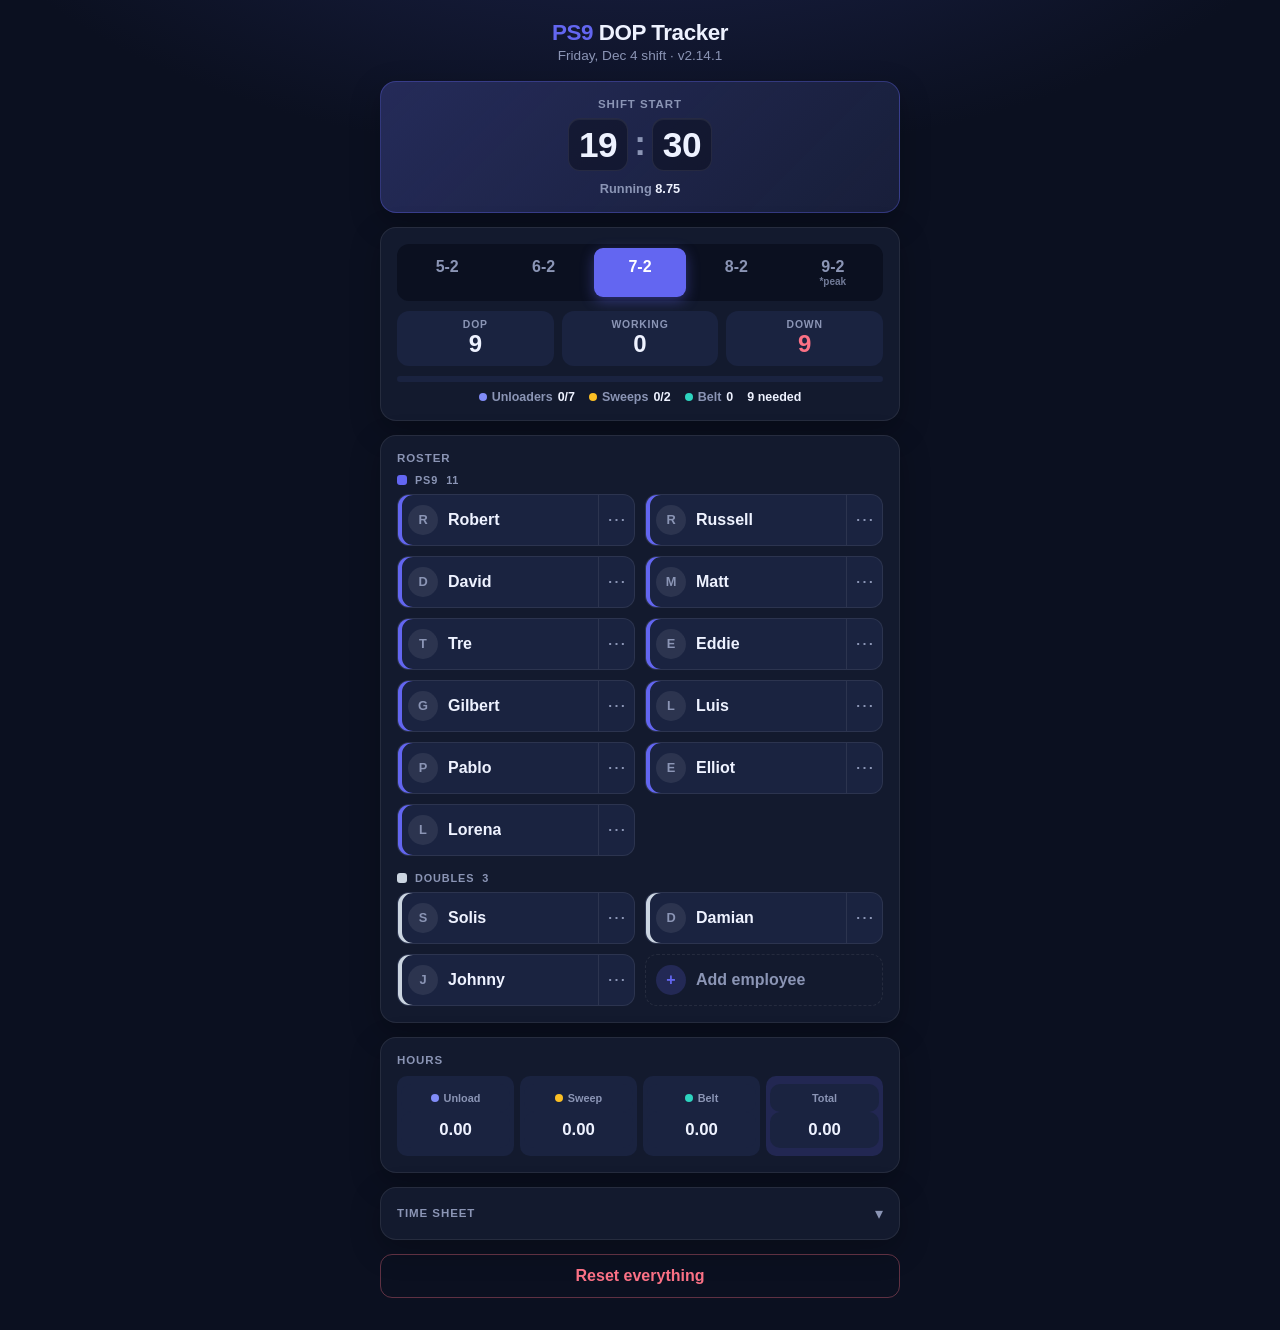
<file: docs/dop-port/dop-app-reference.html>
<!DOCTYPE html>
<html lang="en">
<head>
  <meta charset="UTF-8">
  <meta name="viewport" content="width=device-width, initial-scale=1.0, viewport-fit=cover">
  <title>PS9 DOP Tracker</title>
  <style>
    :root {
      --bg: #0b1020; --surface: #131a2e; --surface-2: #1a2340; --text: #eef2ff;
      --muted: #8b95b5; --border: rgba(255, 255, 255, .08); --accent: #6366f1;
      --good: #34d399; --good-bg: rgba(52, 211, 153, .14); --short: #fb7185;
      --over: #fbbf24; --moved: #60a5fa; --moved-bg: rgba(96, 165, 250, .12);
      --cut: #fb923c; --cut-bg: rgba(251, 146, 60, .10);
      --g-regular: #6366f1; --g-double: #cbd5e1; --g-added: #f472b6;
      --sched: #c084fc; --sched-bg: rgba(192, 132, 252, .12);
      --role-unloader: #818cf8; --role-sweep: #fbbf24; --role-belt: #2dd4bf;
      --radius: 16px;
    }
    * { box-sizing: border-box; }
    body {
      font-family: "Inter", -apple-system, BlinkMacSystemFont, "Segoe UI", Roboto, sans-serif;
      background: radial-gradient(1200px 600px at 50% -200px, #1e2550 0%, var(--bg) 60%) fixed, var(--bg);
      color: var(--text); margin: 0; min-height: 100vh;
      padding: max(20px, env(safe-area-inset-top)) 16px max(32px, env(safe-area-inset-bottom));
      display: flex; justify-content: center; -webkit-font-smoothing: antialiased;
    }
    .container { width: 100%; max-width: 520px; }
    button { font: inherit; color: inherit; }

    header { text-align: center; margin-bottom: 18px; }
    h1 { font-size: 1.4rem; font-weight: 800; letter-spacing: -.02em; margin: 0; }
    h1 span { color: var(--accent); }
    .date { color: var(--muted); font-size: .85rem; margin-top: 2px; }

    .card {
      background: var(--surface); border: 1px solid var(--border); border-radius: var(--radius);
      padding: 16px; margin-bottom: 14px; box-shadow: 0 10px 30px rgba(0, 0, 0, .25);
    }
    .section-label { font-size: .72rem; font-weight: 700; letter-spacing: .08em; text-transform: uppercase; color: var(--muted); margin: 0 0 10px; }

    /* Shift start */
    .start-card { display: flex; flex-direction: column; align-items: center; gap: 10px; text-align: center;
      background: linear-gradient(135deg, rgba(99, 102, 241, .22), rgba(99, 102, 241, .06)), var(--surface);
      border-color: rgba(99, 102, 241, .35); }
    .start-time { display: flex; align-items: center; gap: 6px; font-size: 2.2rem; font-weight: 800; line-height: 1; font-variant-numeric: tabular-nums; letter-spacing: -.01em; }
    /* Each half of the time is a tile; an invisible select over it opens the native picker. */
    .digit {
      position: relative; display: grid; place-items: center; min-width: 2.6ch; padding: 8px 10px;
      border-radius: 12px; background: rgba(11, 16, 32, .55); border: 1px solid rgba(255, 255, 255, .08);
      box-shadow: inset 0 1px 0 rgba(255, 255, 255, .06); cursor: pointer; transition: border-color .15s, background .15s;
    }
    .digit:hover, .digit:focus-within { border-color: var(--accent); background: rgba(99, 102, 241, .18); }
    .digit select {
      position: absolute; inset: 0; width: 100%; height: 100%; opacity: 0; cursor: pointer;
      -webkit-appearance: none; appearance: none; border: 0; font-size: 16px;
    }
    .colon { color: var(--muted); font-weight: 700; padding-bottom: 4px; }
    .emp-start { display: flex; align-items: center; gap: 12px; flex-wrap: wrap; margin-bottom: 14px; }
    .emp-start .start-time { font-size: 1.5rem; }
    .emp-start .digit { padding: 6px 8px; border-radius: 10px; }
    .emp-start-note { color: var(--muted); font-size: .8rem; font-weight: 600; }
    .emp-start-note.late { color: var(--cut); }
    .emp-start-note.sched { color: var(--sched); }
    .start-card .section-label { margin-bottom: 8px; }
    .start-card .start-time { justify-content: center; }
    .start-side { display: flex; flex-direction: column; align-items: center; gap: 8px; }
    .start-btns:empty { display: none; }
    .start-status { color: var(--muted); font-size: .8rem; font-weight: 600; }
    .start-status b { color: var(--text); font-variant-numeric: tabular-nums; }
    .start-btns { display: flex; gap: 6px; }
    .pill-btn {
      border: 0; border-radius: 99px; padding: 7px 12px; background: var(--accent); color: #fff;
      font-size: .75rem; font-weight: 700; cursor: pointer;
    }
    .pill-btn.ghost { background: transparent; color: var(--muted); border: 1px solid var(--border); }

    /* Reset */
    .reset-btn {
      display: block; width: 100%; padding: 12px; border-radius: 12px; border: 1px solid rgba(251, 113, 133, .35);
      background: transparent; color: var(--short); font-weight: 700; cursor: pointer; transition: background .15s, color .15s;
    }
    .reset-btn.armed { background: var(--short); color: #2a0a10; }

    /* Hours */
    .hours-head { display: flex; justify-content: space-between; align-items: center; gap: 8px; margin-bottom: 10px; }
    .hours-head .section-label { margin: 0; }
    .role-hours { display: grid; grid-template-columns: repeat(4, 1fr); gap: 6px; text-align: center; }
    .role-hours div { background: var(--surface-2); border-radius: 10px; padding: 8px 4px; min-width: 0; }
    .role-hours .k { display: flex; justify-content: center; align-items: center; gap: 5px; font-size: .68rem; font-weight: 700; color: var(--muted); white-space: nowrap; }
    .role-hours .v { font-size: 1.05rem; font-weight: 800; font-variant-numeric: tabular-nums; }
    .role-hours .total { background: rgba(99, 102, 241, .18); }
    .role-dot { width: 8px; height: 8px; border-radius: 50%; flex: none; }
    .role-dot.unloader { background: var(--role-unloader); }
    .role-dot.sweep { background: var(--role-sweep); }
    .role-dot.belt { background: var(--role-belt); }

    /* Plan selector */
    .segmented { display: grid; grid-template-columns: repeat(5, 1fr); background: var(--bg); border-radius: 12px; padding: 4px; gap: 4px; }
    .segmented button {
      border: 0; background: transparent; padding: 10px; border-radius: 9px; font-weight: 700;
      color: var(--muted); cursor: pointer; transition: background .15s, color .15s;
    }
    .segmented button small { display: block; font-size: 10px; font-weight: 600; line-height: 1.1; opacity: .8; }
    .segmented button[aria-checked="true"] { background: var(--accent); color: #fff; box-shadow: 0 4px 14px rgba(99, 102, 241, .4); }

    /* Tally */
    .tally { display: grid; grid-template-columns: repeat(3, 1fr); gap: 8px; text-align: center; margin-top: 10px; }
    .stat { background: var(--surface-2); border-radius: 12px; padding: 8px 6px; }
    .stat .k { font-size: .65rem; font-weight: 700; letter-spacing: .08em; text-transform: uppercase; color: var(--muted); }
    .stat .v { font-size: 1.5rem; font-weight: 800; line-height: 1.15; font-variant-numeric: tabular-nums; }
    .v.is-good { color: var(--good); } .v.is-short { color: var(--short); }
    .progress { height: 6px; background: var(--surface-2); border-radius: 99px; overflow: hidden; margin-top: 10px; }
    .progress div { height: 100%; width: 0; background: var(--short); border-radius: 99px; transition: width .25s, background .25s; }
    .progress div.is-good { background: var(--good); } .progress div.is-over { background: var(--over); }
    .split { display: flex; justify-content: center; flex-wrap: wrap; gap: 4px 14px; margin-top: 8px; font-size: .78rem; font-weight: 600; color: var(--muted); }
    .split span { display: inline-flex; align-items: center; gap: 5px; }
    .split b { color: var(--text); font-variant-numeric: tabular-nums; }
    .split .status { color: var(--text); }

    /* Roster */
    .roster-head { display: flex; justify-content: space-between; align-items: baseline; gap: 8px; flex-wrap: wrap; }
    .hint { color: var(--muted); font-size: .78rem; margin-bottom: 10px; }
    .roster { display: grid; grid-template-columns: repeat(2, 1fr); gap: 10px; }
    .emp {
      display: flex; align-items: stretch; background: var(--surface-2); border: 1px solid var(--border);
      border-radius: 12px; overflow: hidden; transition: background .15s, border-color .15s, transform .1s;
    }
    .emp-name {
      flex: 1; display: flex; align-items: center; gap: 10px; border: 0; background: transparent;
      padding: 10px; text-align: left; cursor: pointer; font-weight: 600; min-width: 0;
    }
    .emp-name:active { transform: scale(.98); }
    .avatar {
      width: 30px; height: 30px; border-radius: 50%; flex: none; display: grid; place-items: center;
      background: rgba(255, 255, 255, .08); font-size: .8rem; font-weight: 800; color: var(--muted);
    }
    .emp-label { overflow: hidden; text-overflow: ellipsis; white-space: nowrap; }
    .emp-sub { display: block; font-size: .7rem; font-weight: 600; color: var(--muted); }
    .emp-sub .r-sweep { color: var(--role-sweep); } .emp-sub .r-belt { color: var(--role-belt); }
    .emp-sub .auto { font-style: italic; opacity: .8; }
    .emp-opts {
      border: 0; border-left: 1px solid var(--border); background: transparent; width: 36px; flex: none;
      cursor: pointer; color: var(--muted); font-size: 1.2rem; line-height: 1;
    }
    .add-emp { border-style: dashed; background: transparent; }
    /* Staff group: a colored stripe down the left edge of the tile (PS9 regulars, doubles,
       added for the shift), separate from the tile color, which shows working/cut/etc. */
    .emp.g-regular { box-shadow: inset 4px 0 0 var(--g-regular); }
    .emp.g-double { box-shadow: inset 4px 0 0 var(--g-double); }
    .emp.g-added { box-shadow: inset 4px 0 0 var(--g-added); }
    .roster-group {
      grid-column: 1 / -1; display: flex; align-items: center; gap: 8px; margin: 6px 0 -2px;
      font-size: .68rem; font-weight: 700; letter-spacing: .08em; text-transform: uppercase; color: var(--muted);
    }
    .roster-group:first-child { margin-top: 0; }
    .roster-group i { width: 10px; height: 10px; border-radius: 3px; }
    .roster-group span { color: var(--muted); font-weight: 600; letter-spacing: 0; text-transform: none; }
    /* Added employees also get a "+" badge on the avatar. */
    .emp.g-added .avatar { position: relative; }
    .emp.g-added .avatar::after {
      content: "+"; position: absolute; right: -4px; bottom: -4px; width: 15px; height: 15px; border-radius: 50%;
      display: grid; place-items: center; background: var(--g-added); color: #3b0a24; font-size: .7rem; font-weight: 800;
      line-height: 1; border: 2px solid var(--surface-2);
    }
    .emp-sub .added-tag { color: var(--g-added); }
    .add-emp .avatar { background: rgba(99, 102, 241, .2); color: var(--accent); font-size: 1rem; }
    .add-emp .emp-label { color: var(--muted); }
    .add-form { display: flex; gap: 6px; padding: 6px; width: 100%; }
    .add-form input {
      flex: 1; min-width: 0; height: 36px; padding: 0 10px; border-radius: 8px; border: 1px solid var(--accent);
      background: var(--bg); color: var(--text); font: inherit; font-size: 16px; font-weight: 600;
    }
    .add-form input:focus { outline: none; }
    .add-form button {
      width: 34px; flex: none; border: 0; border-radius: 8px; background: var(--surface); color: var(--muted);
      cursor: pointer; font-weight: 700;
    }
    .add-form button[type="submit"] { background: var(--accent); color: #fff; }
    .emp-opts:hover { color: var(--text); background: rgba(255, 255, 255, .04); }
    .emp.present { background: var(--good-bg); border-color: rgba(52, 211, 153, .5); }
    .emp.present .avatar { background: var(--good); color: #052e1f; }
    .emp.present .emp-sub { color: var(--good); }
    .emp.scheduled { background: var(--sched-bg); border-color: rgba(192, 132, 252, .5); }
    .emp.scheduled .avatar { background: var(--sched); color: #240b36; }
    .emp.scheduled .emp-sub { color: var(--sched); }
    .emp.cut { background: var(--cut-bg); border-color: rgba(251, 146, 60, .45); border-style: dashed; }
    .emp.cut .avatar { background: var(--cut); color: #2a1204; }
    .emp.cut .emp-sub { color: var(--cut); }
    .emp.moved { background: var(--moved-bg); border-color: rgba(96, 165, 250, .35); border-style: dashed; }
    .emp.moved .avatar { background: var(--moved); color: #0b1a33; }
    .emp.moved .emp-sub { color: var(--moved); }
    .emp.locked .emp-name { cursor: not-allowed; }
    .lock { width: 12px; height: 12px; margin-left: auto; flex: none; color: var(--muted); }
    .emp.shake { animation: shake .3s; }
    @keyframes shake { 25% { transform: translateX(-4px); } 75% { transform: translateX(4px); } }

    /* Time sheet */
    summary { cursor: pointer; list-style: none; display: flex; justify-content: space-between; align-items: center; }
    summary::-webkit-details-marker { display: none; }
    summary::after { content: "▾"; color: var(--muted); transition: transform .15s; }
    details[open] summary::after { transform: rotate(180deg); }
    details[open] summary { margin-bottom: 10px; }
    summary .section-label { margin: 0; }
    .sheet-wrap { overflow-x: auto; }
    table { width: 100%; border-collapse: collapse; font-size: .82rem; font-variant-numeric: tabular-nums; }
    th { text-align: left; font-size: .65rem; font-weight: 700; letter-spacing: .06em; text-transform: uppercase; color: var(--muted); padding: 0 6px 6px; }
    td { padding: 7px 6px; border-top: 1px solid var(--border); white-space: nowrap; }
    th:last-child, td:last-child { text-align: right; }
    td.muted { color: var(--muted); }
    td .on { color: var(--good); font-weight: 700; }
    td .sched { color: var(--sched); font-weight: 700; }
    td .cut { color: var(--cut); }
    td .moved { color: var(--moved); }
    tfoot td { font-weight: 800; }
    .not-working { color: var(--muted); font-size: .8rem; margin: 10px 0 0; }

    /* Options sheet */
    dialog {
      border: 0; padding: 0; margin: auto auto 0; width: 100%; max-width: 520px; background: var(--surface);
      color: var(--text); border-radius: 22px 22px 0 0; box-shadow: 0 -20px 60px rgba(0, 0, 0, .5);
    }
    dialog::backdrop { background: rgba(5, 8, 20, .65); backdrop-filter: blur(4px); }
    dialog[open] { animation: up .2s ease-out; }
    @keyframes up { from { transform: translateY(40px); opacity: 0; } }
    @media (min-width: 560px) { dialog { margin: auto; border-radius: 22px; } }
    .sheet { padding: 20px 18px max(20px, env(safe-area-inset-bottom)); }
    .sheet-head { display: flex; align-items: center; gap: 12px; margin-bottom: 16px; }
    .sheet-head .avatar { width: 42px; height: 42px; font-size: 1rem; }
    .sheet-head h2 { margin: 0; font-size: 1.15rem; }
    .sheet-head p { margin: 2px 0 0; color: var(--muted); font-size: .85rem; }
    .sheet-x {
      margin-left: auto; align-self: flex-start; width: 36px; height: 36px; flex: none; border-radius: 50%;
      border: 1px solid var(--border); background: var(--surface-2); color: var(--muted);
      font-size: 1rem; font-weight: 700; line-height: 1; cursor: pointer;
    }
    .sheet-x:hover { color: var(--text); border-color: rgba(255, 255, 255, .2); }
    .sheet-x:focus:not(:focus-visible) { outline: none; }
    .roles { display: grid; grid-template-columns: repeat(4, 1fr); gap: 6px; margin-bottom: 14px; }
    .roles button {
      padding: 10px 4px; border-radius: 10px; border: 1px solid var(--border); background: var(--bg);
      cursor: pointer; font-weight: 700; font-size: .8rem;
    }
    .roles button[aria-pressed="true"] { background: var(--accent); border-color: var(--accent); color: #fff; }
    .actions { display: grid; gap: 8px; }
    .action {
      display: flex; align-items: center; gap: 12px; width: 100%; padding: 14px; border-radius: 12px;
      border: 1px solid var(--border); background: var(--surface-2); cursor: pointer; text-align: left; font-weight: 600;
    }
    .action:hover { border-color: rgba(255, 255, 255, .18); }
    .action .ico { width: 22px; text-align: center; }
    .lines { display: grid; grid-template-columns: repeat(4, 1fr); gap: 8px; margin-top: 4px; }
    .lines button {
      padding: 12px 0; border-radius: 10px; border: 1px solid var(--border); background: var(--bg);
      cursor: pointer; font-weight: 700;
    }
    .lines button[aria-current="true"] { background: var(--moved); color: #0b1a33; border-color: var(--moved); }
    .close-btn { width: 100%; margin-top: 12px; padding: 12px; border: 0; border-radius: 12px; background: transparent; color: var(--muted); font-weight: 600; cursor: pointer; }

    .toast {
      position: fixed; left: 50%; bottom: max(24px, env(safe-area-inset-bottom)); transform: translate(-50%, 20px);
      background: #e2e8f0; color: #0b1020; padding: 10px 16px; border-radius: 99px; font-size: .85rem; font-weight: 600;
      opacity: 0; pointer-events: none; transition: opacity .2s, transform .2s;
    }
    .toast.show { opacity: 1; transform: translate(-50%, 0); }
  </style>
</head>
<body>
<div class="container">
  <header>
    <h1><span>PS9</span> DOP Tracker</h1>
    <div class="date" id="date"></div>
  </header>

  <section class="card start-card">
    <div>
      <p class="section-label">Shift start</p>
      <div class="start-time">
        <label class="digit"><span id="startHText"></span><select id="startH" aria-label="Start hour"></select></label>
        <span class="colon">:</span>
        <label class="digit"><span id="startMText"></span><select id="startM" aria-label="Start minute"></select></label>
      </div>
    </div>
    <div class="start-side">
      <div class="start-status" id="startStatus"></div>
      <div class="start-btns" id="startBtns"></div>
    </div>
  </section>

  <section class="card">
    <div class="segmented" role="radiogroup" aria-label="Daily Operating Plan" id="plans"></div>
    <div class="tally">
      <div class="stat"><div class="k">DOP</div><div class="v" id="vDop">9</div></div>
      <div class="stat"><div class="k">Working</div><div class="v" id="vWorking">0</div></div>
      <div class="stat"><div class="k">Down</div><div class="v" id="vDown">0</div></div>
    </div>
    <div class="progress"><div id="bar"></div></div>
    <div class="split" id="split"></div>
  </section>

  <section class="card">
    <div class="roster-head">
      <p class="section-label">Roster</p>
    </div>
    <div class="roster" id="roster"></div>
  </section>

  <section class="card">
    <div class="hours-head">
      <p class="section-label">Hours</p>
    </div>
    <div class="role-hours">
      <div><div class="k"><i class="role-dot unloader"></i>Unload</div><div class="v" id="h-unloader">0.00</div></div>
      <div><div class="k"><i class="role-dot sweep"></i>Sweep</div><div class="v" id="h-sweep">0.00</div></div>
      <div><div class="k"><i class="role-dot belt"></i>Belt</div><div class="v" id="h-belt">0.00</div></div>
      <div class="total"><div class="k">Total</div><div class="v" id="h-total">0.00</div></div>
    </div>
  </section>

  <details class="card">
    <summary><span class="section-label">Time sheet</span></summary>
    <div class="sheet-wrap">
      <table>
        <thead><tr><th>Name</th><th>Role</th><th>In</th><th>Out</th><th>Hrs</th></tr></thead>
        <tbody id="tsBody"></tbody>
        <tfoot><tr><td colspan="4">Total</td><td id="tsTotal">0.00</td></tr></tfoot>
      </table>
    </div>
    <p class="not-working" id="notWorking"></p>
  </details>

  <button class="reset-btn" id="resetBtn" type="button">Reset everything</button>
</div>

<dialog id="sheet">
  <div class="sheet">
    <div class="sheet-head">
      <div class="avatar" id="sAvatar"></div>
      <div><h2 id="sName"></h2><p id="sStatus"></p></div>
      <!-- autofocus: opening the panel focuses this instead of the start-time picker,
           which iOS would otherwise open straight away. -->
      <button class="sheet-x" id="sX" type="button" aria-label="Close" autofocus>✕</button>
    </div>
    <div id="eStartWrap" hidden>
      <p class="section-label" id="eStartLabel">Start time</p>
      <div class="emp-start">
        <div class="start-time">
          <label class="digit"><span id="eHText"></span><select id="eH" aria-label="Employee start hour"></select></label>
          <span class="colon">:</span>
          <label class="digit"><span id="eMText"></span><select id="eM" aria-label="Employee start minute"></select></label>
        </div>
        <span class="emp-start-note" id="eStartNote"></span>
        <button class="pill-btn ghost" id="eStartReset" type="button">Use shift start</button>
      </div>
    </div>
    <p class="section-label">Role</p>
    <div class="roles" id="sRoles"></div>
    <div class="actions" id="sActions"></div>
    <div id="sLines" hidden>
      <p class="section-label" style="margin-top:16px">Move to PS line</p>
      <div class="lines" id="lines"></div>
    </div>
    <button class="close-btn" id="sClose" type="button">Done</button>
  </div>
</dialog>

<div class="toast" id="toast" role="status"></div>

<script>
  // Bump on every change that ships, so the version on screen shows which build is loaded.
  var VERSION = "2.14.1";
  // Regular PS9 staff in seniority order, then doubles. Both stay on the roster every shift.
  var REGULARS = ["Robert", "Russell", "David", "Matt", "Tre", "Eddie", "Gilbert", "Luis", "Pablo", "Elliot", "Lorena"];
  var DOUBLES = ["Solis", "Damian", "Johnny"];
  var STAFF = REGULARS.concat(DOUBLES);
  // Default roles for people left on Auto: picking another role in their options wins.
  var DEFAULT_ROLES = { Robert: "belt", Tre: "sweep", Eddie: "sweep" };
  // A plan is written unloaders-sweeps, so 7-2 requires 7 + 2 = 9 people on the floor.
  // The belt tender is timed and documented but is not part of the DOP.
  var PLANS = {
    "5-2": { unloaders: 5, sweeps: 2 },
    "6-2": { unloaders: 6, sweeps: 2 },
    "7-2": { unloaders: 7, sweeps: 2 },
    "8-2": { unloaders: 8, sweeps: 2 },
    "9-2": { unloaders: 9, sweeps: 2, note: "*peak" }
  };
  var ROLES = [
    { key: "unloader", one: "Unloader" },
    { key: "sweep", one: "Sweep" },
    { key: "belt", one: "Belt tender" }
  ];
  var HOME = "PS9";
  var OTHER_LINES = ["PS1", "PS2", "PS3", "PS4", "PS5", "PS6", "PS7", "PS8", "PS10", "PS11", "PS12"];
  var STORE_KEY = "ps9-dop-tracker";
  var LOCK_SVG = '<svg class="lock" viewBox="0 0 24 24" fill="currentColor" aria-label="Locked"><path d="M17 9h-1V7a4 4 0 0 0-8 0v2H7a2 2 0 0 0-2 2v9a2 2 0 0 0 2 2h10a2 2 0 0 0 2-2v-9a2 2 0 0 0-2-2Zm-7-2a2 2 0 0 1 4 0v2h-4V7Z"/></svg>';

  // The shift runs past midnight, so anything before noon belongs to the previous
  // day's shift. That keeps the board and hours intact at 00:00.
  var ROLLOVER_HOUR = 12;
  var shiftDay = new Date();
  if (shiftDay.getHours() < ROLLOVER_HOUR) shiftDay.setDate(shiftDay.getDate() - 1);
  shiftDay.setHours(0, 0, 0, 0);
  var today = shiftDay.toDateString();

  // Fridays start at 19:30; every other night starts at 20:00.
  function defaultStart(day) {
    return day.getDay() === 5 ? "19:30" : "20:00";
  }

  // Per-employee state:
  //   present  on the PS9 board this shift
  //   segs     clock segments [{ in, out }] in ms; in === null means "from shift start",
  //            out === null means still on the clock. Cut closes the last one; back on
  //            clock opens a new one.
  //   at       when they were marked working, used to pick automatic sweeps and belt
  //   role     "auto" or a role key, as set in options
  //   roleLog  the role they actually held over time [{ role, at }] (at === null means
  //            from shift start); hours are split by role along it, so a role switch
  //            moves only the time after the switch
  //   locked, moved (null | "PS5")
  // Saved for the current shift only, so a refresh keeps the board and the next shift
  // starts clean.
  var state = load();
  var openName = null;

  function blankPerson() {
    return { present: false, segs: [], at: 0, locked: false, moved: null, role: "auto", roleLog: [] };
  }

  function blank() {
    var people = {};
    STAFF.forEach(function (n) { people[n] = blankPerson(); });
    // extra: people added for this shift who are not on the regular staff list.
    return { date: today, plan: "7-2", started: null, extra: [], people: people };
  }

  function load() {
    var s = blank();
    try {
      var saved = JSON.parse(localStorage.getItem(STORE_KEY));
      if (saved && saved.date === today) {
        if (PLANS[saved.plan]) s.plan = saved.plan;
        if (saved.started) s.started = saved.started;
        (saved.extra || []).forEach(function (n) {
          if (!s.people[n]) { s.extra.push(n); s.people[n] = blankPerson(); }
        });
        roster(s).forEach(function (n) {
          var p = saved.people && saved.people[n];
          if (!p) return;
          s.people[n] = Object.assign(blankPerson(), p);
          // Before 2.4.0 there were no clock segments; working meant on since shift start.
          if (!p.segs && p.present && !p.moved) s.people[n].segs = [{ in: null, out: null }];
          // Before 2.6.0 there was no role history; count all their time under one role.
          if (!p.roleLog && s.people[n].segs.length) {
            s.people[n].roleLog = [{ role: p.lastRole || (p.role === "auto" ? "unloader" : p.role), at: null }];
          }
        });
      }
    } catch (e) {}
    return s;
  }

  // Everyone on the board this shift: the regular staff, then anyone added.
  function roster(st) {
    return STAFF.concat((st || state).extra);
  }

  function save() {
    syncRoleLogs();
    try { localStorage.setItem(STORE_KEY, JSON.stringify(state)); } catch (e) {}
  }

  // "HH:MM" on the shift day. A time before noon is after midnight, so it falls on
  // the next calendar day.
  function shiftTime(hhmm) {
    var parts = hhmm.split(':');
    var d = new Date(shiftDay);
    d.setHours(+parts[0], +parts[1], 0, 0);
    if (+parts[0] < ROLLOVER_HOUR) d.setDate(d.getDate() + 1);
    return d;
  }

  function shiftStart() {
    return state.started || shiftTime(defaultStart(shiftDay)).getTime();
  }

  // All time math is done in whole minutes (seconds dropped), so 20:00 to 20:30 is
  // exactly 30 minutes and two people over it are exactly 60.
  function minuteOf(ms) { return Math.floor(ms / 60000); }
  function hrs(mins) { return (mins / 60).toFixed(2); }
  function clock(ms) {
    var d = new Date(ms);
    return ('0' + d.getHours()).slice(-2) + ':' + ('0' + d.getMinutes()).slice(-2);
  }

  function lastSeg(p) { return p.segs[p.segs.length - 1]; }
  function onClock(p) { return p.present && !p.moved && p.segs.length > 0 && lastSeg(p).out === null; }
  // Marked working with a start that hasn't arrived yet (a staggered start). They count
  // toward staffing now; their hours begin at their start.
  function isScheduled(p) {
    return onClock(p) && p.segs.length === 1 && p.segs[0].in !== null && Date.now() < empStart(p);
  }
  function isCut(p) { return p.present && !p.moved && p.segs.length > 0 && lastSeg(p).out !== null; }

  function minutesFor(p, now) {
    var start = minuteOf(shiftStart());
    var end = minuteOf(now);
    var total = 0;
    p.segs.forEach(function (seg) {
      var a = Math.max(start, seg.in === null ? start : minuteOf(seg.in));
      var b = seg.out === null ? end : minuteOf(seg.out);
      total += Math.max(0, b - a);
    });
    return total;
  }

  // Effective role for everyone on the clock. Explicit roles win, then DEFAULT_ROLES
  // (belt tender is otherwise only set by hand); open sweep slots go to "auto" people. People already on the floor go
  // before anyone still scheduled; then whoever already holds sweep keeps it, so a new
  // check-in never reshuffles anyone's hours; the rest are filled latest check-in first.
  // Remaining "auto" people are unloaders. "auto" marks the ones picked automatically.
  function assignRoles() {
    var plan = PLANS[state.plan];
    var eff = {}, auto = {};
    var working = roster().filter(function (n) { return onClock(state.people[n]); });
    working.forEach(function (n) {
      var r = state.people[n].role;
      if (r === "auto" && DEFAULT_ROLES[n]) { eff[n] = DEFAULT_ROLES[n]; auto[n] = true; }
      else eff[n] = r === "auto" ? "unloader" : r;
    });
    var pool = working
      .filter(function (n) { return state.people[n].role === "auto" && !DEFAULT_ROLES[n]; })
      .sort(function (a, b) { return state.people[b].at - state.people[a].at; });
    ["sweep"].forEach(function (role) {
      var need = plan.sweeps -
        working.filter(function (n) { return eff[n] === role; }).length;
      var holding = function (n) {
        var log = state.people[n].roleLog;
        return log.length && log[log.length - 1].role === role ? 1 : 0;
      };
      var here = function (n) { return isScheduled(state.people[n]) ? 0 : 1; };
      pool.sort(function (a, b) {
        return here(b) - here(a) || holding(b) - holding(a) || state.people[b].at - state.people[a].at;
      });
      while (need-- > 0 && pool.length) {
        var n = pool.shift();
        eff[n] = role; auto[n] = true;
      }
    });
    return { eff: eff, auto: auto };
  }

  // Record a role switch for anyone on the clock whose effective role changed, so their
  // hours from now on count under the new role. Runs on every save, which follows every
  // change that can move roles (check-ins, cuts, role picks, plan changes).
  function syncRoleLogs() {
    var eff = assignRoles().eff;
    var now = Date.now();
    Object.keys(eff).forEach(function (n) {
      var log = state.people[n].roleLog;
      if (!log.length) log.push({ role: eff[n], at: null });
      else if (log[log.length - 1].role !== eff[n]) log.push({ role: eff[n], at: now });
    });
  }

  // Minutes on the clock split by the role held at the time.
  function roleMinutes(p, now) {
    var out = { unloader: 0, sweep: 0, belt: 0 };
    var start = minuteOf(shiftStart());
    var end = minuteOf(now);
    var log = p.roleLog.length ? p.roleLog : [{ role: "unloader", at: null }];
    function edge(e) { return e.at === null ? -Infinity : minuteOf(e.at); }
    p.segs.forEach(function (seg) {
      var a = Math.max(start, seg.in === null ? start : minuteOf(seg.in));
      var b = seg.out === null ? end : minuteOf(seg.out);
      log.forEach(function (e, i) {
        var from = Math.max(a, edge(e));
        var to = Math.min(b, i + 1 < log.length ? edge(log[i + 1]) : Infinity);
        if (to > from) out[e.role] += to - from;
      });
    });
    return out;
  }

  function roleLabel(key) {
    for (var i = 0; i < ROLES.length; i++) if (ROLES[i].key === key) return ROLES[i].one;
    return "Auto";
  }

  function requiredFor(key) {
    var p = PLANS[key];
    return p ? p.unloaders + p.sweeps : 0;
  }

  // Clock actions
  function markWorking(p) {
    p.present = true;
    p.at = Date.now();
    p.segs = [{ in: null, out: null }];
    p.roleLog = [];
  }
  function removeFromShift(p) {
    p.present = false;
    p.at = 0;
    p.segs = [];
    p.roleLog = [];
  }
  function cut(name) {
    var p = state.people[name];
    if (!onClock(p)) return;
    lastSeg(p).out = Date.now();
  }
  function backOnClock(p) {
    p.segs.push({ in: Date.now(), out: null });
  }

  function statusText(p) {
    var now = Date.now();
    if (p.moved) return "Moved to " + p.moved + (p.segs.length ? ' · ' + hrs(minutesFor(p, now)) + ' on PS9' : '');
    if (isCut(p)) return "Cut at " + clock(lastSeg(p).out) + " · " + hrs(minutesFor(p, now));
    if (isScheduled(p)) return "Scheduled · starts " + clock(empStart(p));
    if (onClock(p)) return "On the clock · " + hrs(minutesFor(p, now));
    return "Not working";
  }

  var toastTimer;
  function toast(msg) {
    var t = document.getElementById('toast');
    t.textContent = msg;
    t.classList.add('show');
    clearTimeout(toastTimer);
    toastTimer = setTimeout(function () { t.classList.remove('show'); }, 1800);
  }

  function renderPlans() {
    var el = document.getElementById('plans');
    el.innerHTML = '';
    Object.keys(PLANS).forEach(function (key) {
      var b = document.createElement('button');
      b.type = 'button';
      b.setAttribute('role', 'radio');
      b.setAttribute('aria-checked', key === state.plan ? 'true' : 'false');
      b.textContent = key;
      // Every button gets the note line (blank when there is no note) so the labels line up.
      var note = document.createElement('small');
      note.textContent = PLANS[key].note || '\u00a0';
      b.appendChild(note);
      b.addEventListener('click', function () { state.plan = key; save(); render(); });
      el.appendChild(b);
    });
  }

  function renderRoster(roles) {
    var el = document.getElementById('roster');
    el.innerHTML = '';
    [
      { key: 'regular', label: 'PS9', names: REGULARS },
      { key: 'double', label: 'Doubles', names: DOUBLES },
      { key: 'added', label: 'Added this shift', names: state.extra }
    ].forEach(function (group) {
      if (!group.names.length) return;
      var head = document.createElement('div');
      head.className = 'roster-group';
      head.innerHTML = '<i style="background:var(--g-' + group.key + ')"></i>' + group.label + ' <span>' + group.names.length + '</span>';
      el.appendChild(head);
      group.names.forEach(function (name) { el.appendChild(rosterTile(name, group.key, roles)); });
    });
    el.appendChild(addTile());
  }

  function rosterTile(name, groupKey, roles) {
    var p = state.people[name];
    var tile = document.createElement('div');
    tile.className = 'emp g-' + groupKey + (p.moved ? ' moved' : isCut(p) ? ' cut' : isScheduled(p) ? ' scheduled' : onClock(p) ? ' present' : '') + (p.locked ? ' locked' : '');

    var nameBtn = document.createElement('button');
    nameBtn.type = 'button';
    nameBtn.className = 'emp-name';
    nameBtn.setAttribute('aria-pressed', onClock(p) ? 'true' : 'false');
    nameBtn.innerHTML = '<span class="avatar"></span><span class="emp-label"></span>' + (p.locked ? LOCK_SVG : '');
    nameBtn.querySelector('.avatar').textContent = name.charAt(0);
    var added = groupKey === 'added';
    if (added) nameBtn.querySelector('.avatar').title = 'Added for this shift';
    var label = nameBtn.querySelector('.emp-label');
    label.textContent = name;

    // Sub-line: moved line, cut time, else their role when it is not a plain unloader
    // (the green tile already says working), else "Working".
    var role = roles.eff[name] || (p.role !== "auto" ? p.role : null);
    var subHtml = p.moved ? '→ ' + p.moved
      : isCut(p) ? 'Cut ' + clock(lastSeg(p).out)
      : isScheduled(p) ? 'Starts ' + clock(empStart(p))
      : role && role !== 'unloader' ? '<span class="r-' + role + (roles.auto[name] ? ' auto' : '') + '">' + roleLabel(role) + '</span>'
      : onClock(p) ? 'Working'
      : added ? '<span class="added-tag">Added</span>' : '';
    if (subHtml) {
      var sub = document.createElement('span');
      sub.className = 'emp-sub';
      sub.innerHTML = subHtml;
      label.appendChild(sub);
    }

    nameBtn.addEventListener('click', function () {
      if (p.locked || p.moved || isCut(p)) {
        tile.classList.remove('shake'); void tile.offsetWidth; tile.classList.add('shake');
        toast(name + (p.moved ? ' is on ' + p.moved : isCut(p) ? ' is cut' : ' is locked') + ' — use ⋯ options');
        return;
      }
      if (onClock(p)) removeFromShift(p); else markWorking(p);
      save(); render();
    });

    var optBtn = document.createElement('button');
    optBtn.type = 'button';
    optBtn.className = 'emp-opts';
    optBtn.setAttribute('aria-label', 'Options for ' + name);
    optBtn.textContent = '⋯';
    optBtn.addEventListener('click', function () { openSheet(name); });

    tile.appendChild(nameBtn);
    tile.appendChild(optBtn);
    return tile;
  }

  // "+ Add employee" tile: opens an inline name field. Added people last for this shift.
  // The roster redraws every 30 seconds, so the typed name is kept in addDraft.
  var addOpen = false, addDraft = '';
  function addTile() {
    var tile = document.createElement('div');
    tile.className = 'emp add-emp';
    if (!addOpen) {
      var b = document.createElement('button');
      b.type = 'button';
      b.className = 'emp-name';
      b.innerHTML = '<span class="avatar">+</span><span class="emp-label">Add employee</span>';
      b.addEventListener('click', function () { addOpen = true; render(); });
      tile.appendChild(b);
      return tile;
    }
    var form = document.createElement('form');
    form.className = 'add-form';
    form.innerHTML = '<input type="text" maxlength="20" placeholder="Name" aria-label="New employee name" autocomplete="off" autocapitalize="words">' +
      '<button type="submit" aria-label="Add">✓</button><button type="button" aria-label="Cancel">✕</button>';
    var input = form.querySelector('input');
    input.value = addDraft;
    input.addEventListener('input', function () { addDraft = input.value; });
    form.addEventListener('submit', function (e) {
      e.preventDefault();
      // Capitalize the first letter of each word ("jose luis" -> "Jose Luis").
      var name = input.value.trim().replace(/\s+/g, ' ')
        .replace(/(^|[\s-])(\S)/g, function (m, sep, c) { return sep + c.toUpperCase(); });
      if (!name) { input.focus(); return; }
      var taken = roster().some(function (n) { return n.toLowerCase() === name.toLowerCase(); });
      if (taken) { toast(name + ' is already on the roster'); input.select(); return; }
      state.extra.push(name);
      state.people[name] = blankPerson();
      addOpen = false; addDraft = '';
      save(); render();
      toast(name + ' added for this shift');
    });
    form.querySelector('button[type="button"]').addEventListener('click', function () { addOpen = false; addDraft = ''; render(); });
    tile.appendChild(form);
    setTimeout(function () { input.focus(); }, 0);
    return tile;
  }

  function pillBtn(text, ghost, fn) {
    var b = document.createElement('button');
    b.type = 'button';
    b.className = 'pill-btn' + (ghost ? ' ghost' : '');
    b.textContent = text;
    b.addEventListener('click', fn);
    return b;
  }

  // The start card: the hour/minute pickers show the effective start in 24-hour time.
  // Picking a time, or Start now, overrides the scheduled start; Scheduled puts it back.
  function renderStart() {
    var start = shiftStart();
    var now = Date.now();
    setPicker('start', start);

    var scheduled = defaultStart(shiftDay);
    document.getElementById('startStatus').innerHTML =
      now < start
        ? 'Starts in <b>' + hrs(minuteOf(start) - minuteOf(now)) + '</b>'
        : 'Running <b>' + hrs(minuteOf(now) - minuteOf(start)) + '</b>';

    var btns = document.getElementById('startBtns');
    btns.innerHTML = '';
    if (now < start) {
      btns.appendChild(pillBtn('Start now', false, function () {
        state.started = minuteOf(Date.now()) * 60000;
        save(); render();
        toast('Shift started at ' + clock(state.started));
      }));
    }
    if (state.started) {
      btns.appendChild(pillBtn('Scheduled ' + scheduled, true, function () {
        state.started = null;
        save(); render();
      }));
    }
  }

  function fillPicker(hEl, mEl) {
    for (var h = 0; h < 24; h++) hEl.add(new Option(('0' + h).slice(-2)));
    for (var m = 0; m < 60; m++) mEl.add(new Option(('0' + m).slice(-2)));
  }

  function setPicker(prefix, ms) {
    var d = new Date(ms);
    var hh = ('0' + d.getHours()).slice(-2), mm = ('0' + d.getMinutes()).slice(-2);
    var hEl = document.getElementById(prefix + 'H'), mEl = document.getElementById(prefix + 'M');
    if (document.activeElement !== hEl) hEl.value = hh;
    if (document.activeElement !== mEl) mEl.value = mm;
    document.getElementById(prefix + 'HText').textContent = hh;
    document.getElementById(prefix + 'MText').textContent = mm;
  }

  // An employee's own start, for a late arrival: it moves the start of their first clock
  // segment. A time at or before the shift start means "from shift start".
  function buildEmpStartPicker() {
    var hEl = document.getElementById('eH');
    var mEl = document.getElementById('eM');
    fillPicker(hEl, mEl);
    function onPick() {
      var p = state.people[openName];
      if (!p || p.moved) return;
      // Picking a start for someone not yet on the board schedules them.
      if (!p.segs.length) markWorking(p);
      var t = shiftTime(hEl.value + ':' + mEl.value).getTime();
      p.segs[0].in = t <= shiftStart() ? null : t;
      save(); render();
      toast(openName + ' starts ' + clock(empStart(p)));
    }
    hEl.addEventListener('change', onPick);
    mEl.addEventListener('change', onPick);
    document.getElementById('eStartReset').addEventListener('click', function () {
      var p = state.people[openName];
      if (!p || !p.segs.length) return;
      p.segs[0].in = null;
      save(); render();
    });
  }

  function empStart(p) {
    var start = shiftStart();
    return p.segs[0].in === null ? start : Math.max(start, p.segs[0].in);
  }

  function buildStartPickers() {
    var hEl = document.getElementById('startH');
    var mEl = document.getElementById('startM');
    fillPicker(hEl, mEl);
    function onPick() {
      var t = shiftTime(hEl.value + ':' + mEl.value).getTime();
      state.started = t === shiftTime(defaultStart(shiftDay)).getTime() ? null : t;
      save(); render();
      toast('Shift start set to ' + clock(shiftStart()));
    }
    hEl.addEventListener('change', onPick);
    mEl.addEventListener('change', onPick);
  }

  // Reset needs a second tap within a few seconds, since the page cannot show a confirm box.
  function setupReset() {
    var btn = document.getElementById('resetBtn');
    var timer = null;
    function disarm() {
      clearTimeout(timer); timer = null;
      btn.classList.remove('armed');
      btn.textContent = 'Reset everything';
    }
    btn.addEventListener('click', function () {
      if (!timer) {
        btn.classList.add('armed');
        btn.textContent = 'Tap again to clear the board and all hours';
        timer = setTimeout(disarm, 4000);
        return;
      }
      disarm();
      state = blank();
      save();
      if (sheet.open) sheet.close();
      render();
      toast('Everything reset');
      window.scrollTo({ top: 0, behavior: 'smooth' });
    });
  }

  function renderHours() {
    var now = Date.now();
    var byRole = { unloader: 0, sweep: 0, belt: 0 };
    var rows = [], total = 0, idle = [];
    roster().forEach(function (n) {
      var p = state.people[n];
      if (!p.segs.length) { if (!p.moved) idle.push(n); return; }
      var split = roleMinutes(p, now);
      var mins = 0;
      ROLES.forEach(function (r) { byRole[r.key] += split[r.key]; mins += split[r.key]; });
      total += mins;
      // Roles that have time on them, in the order held, for the time sheet
      // (e.g. "Unloader → Sweep").
      var held = [];
      p.roleLog.forEach(function (e) { if (split[e.role] && held.indexOf(e.role) < 0) held.push(e.role); });
      if (!held.length && p.roleLog.length) held.push(p.roleLog[p.roleLog.length - 1].role);
      rows.push({ name: n, p: p, roles: held.length ? held : ["unloader"], mins: mins });
    });

    ROLES.forEach(function (r) { document.getElementById('h-' + r.key).textContent = hrs(byRole[r.key]); });
    document.getElementById('h-total').textContent = hrs(total);

    var body = document.getElementById('tsBody');
    body.innerHTML = '';
    var start = shiftStart();
    rows.forEach(function (row) {
      var p = row.p;
      var first = empStart(p);
      var out = isScheduled(p) ? '<span class="sched">sched</span>'
        : onClock(p) ? '<span class="on">on</span>'
        : p.moved ? '<span class="moved">' + clock(lastSeg(p).out) + ' ' + p.moved + '</span>'
        : '<span class="cut">' + clock(lastSeg(p).out) + '</span>';
      var tr = document.createElement('tr');
      tr.innerHTML = '<td></td><td class="muted"></td><td>' + clock(first) + '</td><td>' + out + '</td><td>' + hrs(row.mins) + '</td>';
      tr.children[0].textContent = row.name + (state.extra.indexOf(row.name) >= 0 ? ' (added)' : '') + (p.segs.length > 1 ? ' *' : '');
      tr.children[1].textContent = row.roles.map(roleLabel).join(' → ');
      body.appendChild(tr);
    });
    if (!rows.length) body.innerHTML = '<tr><td colspan="5" class="muted">No one on the clock yet</td></tr>';
    document.getElementById('tsTotal').textContent = hrs(total);
    var multi = rows.some(function (r) { return r.p.segs.length > 1; });
    document.getElementById('notWorking').textContent =
      (multi ? '* Cut and put back on the clock; hours count only time on. ' : '') +
      (idle.length ? 'Not working: ' + idle.join(', ') : '');

    renderStart();
  }

  function render() {
    // Catch auto-role shifts and keep role history current even with no taps.
    save();
    var plan = PLANS[state.plan];
    var dop = requiredFor(state.plan);
    var roles = assignRoles();
    var counts = { unloader: 0, sweep: 0, belt: 0 };
    Object.keys(roles.eff).forEach(function (n) { counts[roles.eff[n]]++; });
    // Only unloaders and sweeps count toward the DOP; scheduled (staggered) people
    // already count.
    var count = counts.unloader + counts.sweep;
    var scheduled = roster().filter(function (n) { return isScheduled(state.people[n]); }).length;
    var diff = count - dop;
    var down = Math.max(0, -diff);

    document.getElementById('vDop').textContent = dop;
    document.getElementById('vWorking').textContent = count;
    var dEl = document.getElementById('vDown');
    dEl.textContent = down;
    dEl.className = 'v ' + (down === 0 ? 'is-good' : 'is-short');

    var bar = document.getElementById('bar');
    bar.style.width = Math.min(100, dop ? count / dop * 100 : 0) + '%';
    bar.className = diff === 0 ? 'is-good' : diff > 0 ? 'is-over' : '';

    document.getElementById('split').innerHTML =
      '<span><i class="role-dot unloader"></i>Unloaders <b>' + counts.unloader + '/' + plan.unloaders + '</b></span>' +
      '<span><i class="role-dot sweep"></i>Sweeps <b>' + counts.sweep + '/' + plan.sweeps + '</b></span>' +
      '<span><i class="role-dot belt"></i>Belt <b>' + counts.belt + '</b></span>' +
      (scheduled ? '<span style="color:var(--sched)">' + scheduled + ' scheduled</span>' : '') +
      '<span class="status">' + (diff === 0 ? 'On plan' : diff > 0 ? '+' + diff + ' over plan' : down + ' needed') + '</span>';

    renderPlans();
    renderRoster(roles);
    renderHours();
    if (openName) renderSheet();
  }

  function action(icon, text, fn) {
    var b = document.createElement('button');
    b.type = 'button';
    b.className = 'action';
    b.innerHTML = '<span class="ico"></span><span></span>';
    b.firstChild.textContent = icon;
    b.lastChild.textContent = text;
    b.addEventListener('click', fn);
    return b;
  }

  function renderSheet() {
    var name = openName;
    var p = state.people[name];
    document.getElementById('sAvatar').textContent = name.charAt(0);
    document.getElementById('sName').textContent = name;
    document.getElementById('sStatus').textContent = statusText(p) + (p.locked ? ' · Locked' : '');

    var startWrap = document.getElementById('eStartWrap');
    // The start picker shows for anyone on PS9. For someone not on the board yet it
    // schedules them; otherwise it moves their start (late or staggered).
    startWrap.hidden = !!p.moved;
    if (!p.moved) {
      var note = document.getElementById('eStartNote');
      var reset = document.getElementById('eStartReset');
      if (!p.segs.length) {
        document.getElementById('eStartLabel').textContent = 'Schedule start';
        setPicker('e', shiftStart());
        note.className = 'emp-start-note';
        note.textContent = 'Pick a time to schedule';
        reset.hidden = true;
      } else {
        document.getElementById('eStartLabel').textContent = 'Start time';
        var es = empStart(p);
        setPicker('e', es);
        var after = minuteOf(es) - minuteOf(shiftStart());
        var future = Date.now() < es;
        note.className = 'emp-start-note' + (future ? ' sched' : after > 0 ? ' late' : '');
        note.textContent = future ? 'Scheduled · in ' + hrs(minuteOf(es) - minuteOf(Date.now()))
          : after > 0 ? '+' + hrs(after) + ' after shift start' : 'Shift start';
        reset.hidden = after <= 0;
      }
    }

    var rolesEl = document.getElementById('sRoles');
    rolesEl.innerHTML = '';
    [{ key: "auto", one: "Auto" }].concat(ROLES).forEach(function (r) {
      var b = document.createElement('button');
      b.type = 'button';
      b.textContent = r.one;
      b.setAttribute('aria-pressed', p.role === r.key ? 'true' : 'false');
      b.addEventListener('click', function () { p.role = r.key; save(); render(); });
      rolesEl.appendChild(b);
    });

    var acts = document.getElementById('sActions');
    acts.innerHTML = '';
    if (onClock(p)) {
      acts.appendChild(action('✂', 'Cut (stop the clock)', function () {
        cut(name); save(); render();
        toast(name + ' cut at ' + clock(lastSeg(p).out));
      }));
    } else if (isCut(p)) {
      acts.appendChild(action('▶', 'Put back on the clock', function () {
        backOnClock(p); save(); render();
        toast(name + ' back on at ' + clock(lastSeg(p).in));
      }));
    } else if (!p.moved && !p.present) {
      acts.appendChild(action('✓', 'Mark working', function () {
        markWorking(p); save(); render();
      }));
    }
    if (p.moved) {
      acts.appendChild(action('↩', 'Return to ' + HOME + (p.present ? ' (back on the clock)' : ''), function () {
        p.moved = null;
        if (p.present) backOnClock(p);
        save(); render();
      }));
    }
    var linesWrap = document.getElementById('sLines');
    acts.appendChild(action('⇄', p.moved ? 'Change line' : 'Move to another PS line', function () {
      linesWrap.hidden = !linesWrap.hidden;
    }));
    acts.appendChild(action(p.locked ? '🔓' : '🔒', p.locked ? 'Unlock' : 'Lock (tap on name disabled)', function () {
      p.locked = !p.locked; save(); render();
    }));
    if (p.present && !p.moved) {
      acts.appendChild(action('✕', 'Remove from shift (clears hours)', function () {
        removeFromShift(p); save(); render();
      }));
    }
    if (state.extra.indexOf(name) >= 0) {
      acts.appendChild(action('🗑', 'Delete from roster (added employee)', function () {
        state.extra.splice(state.extra.indexOf(name), 1);
        delete state.people[name];
        sheet.close();
        save(); render();
        toast(name + ' removed');
      }));
    }

    var linesEl = document.getElementById('lines');
    linesEl.innerHTML = '';
    OTHER_LINES.forEach(function (line) {
      var b = document.createElement('button');
      b.type = 'button';
      b.textContent = line;
      b.setAttribute('aria-current', p.moved === line ? 'true' : 'false');
      b.addEventListener('click', function () {
        // Moving stops their PS9 clock; the hours so far stay on the time sheet.
        cut(name);
        p.moved = line;
        linesWrap.hidden = true;
        save(); render();
        toast(name + ' moved to ' + line);
      });
      linesEl.appendChild(b);
    });
  }

  var sheet = document.getElementById('sheet');
  function openSheet(name) {
    openName = name;
    document.getElementById('sLines').hidden = true;
    renderSheet();
    sheet.showModal();
    document.getElementById('sX').focus();
  }
  sheet.addEventListener('close', function () { openName = null; });
  sheet.addEventListener('click', function (e) { if (e.target === sheet) sheet.close(); });
  document.getElementById('sClose').addEventListener('click', function () { sheet.close(); });
  document.getElementById('sX').addEventListener('click', function () { sheet.close(); });

  document.getElementById('date').textContent =
    shiftDay.toLocaleDateString(undefined, { weekday: 'long', month: 'short', day: 'numeric' }) + ' shift · v' + VERSION;

  buildStartPickers();
  buildEmpStartPicker();
  setupReset();
  setInterval(render, 30000);
  render();
</script>
</body>
</html>
</file>
